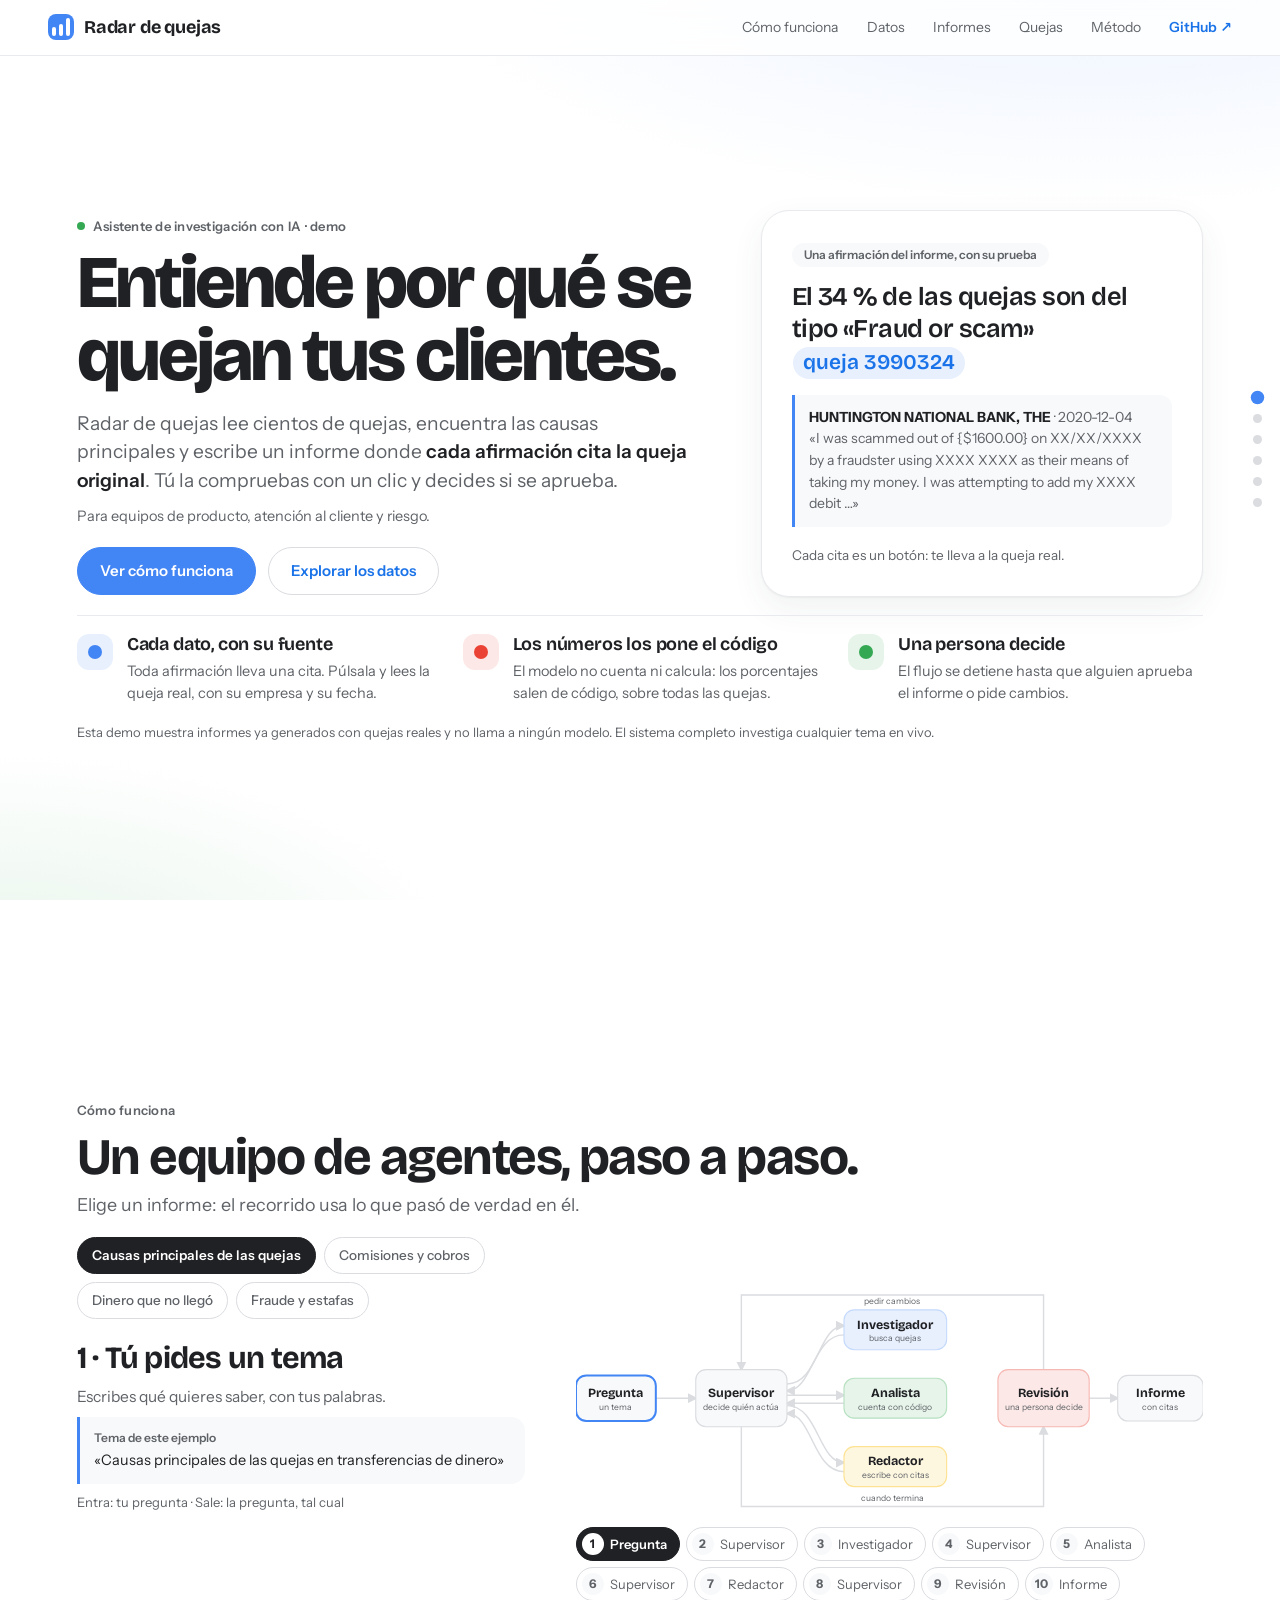
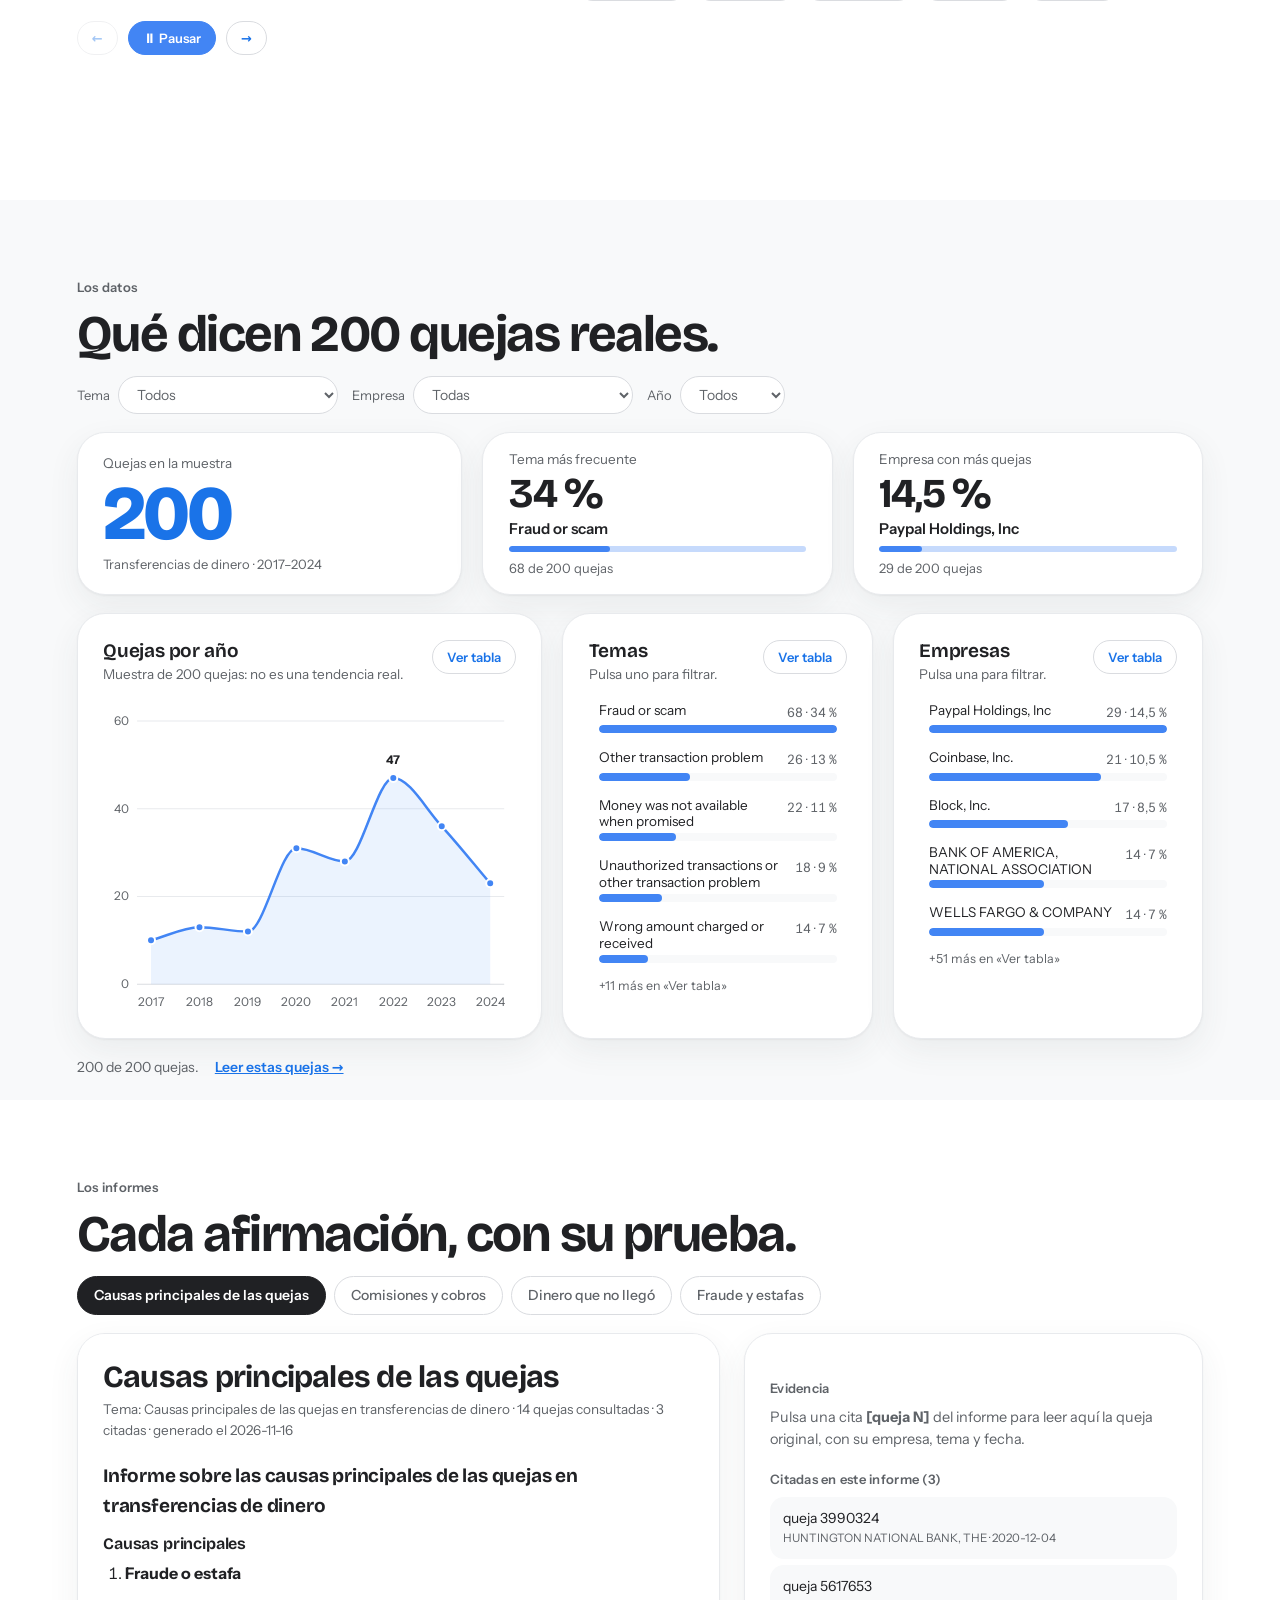
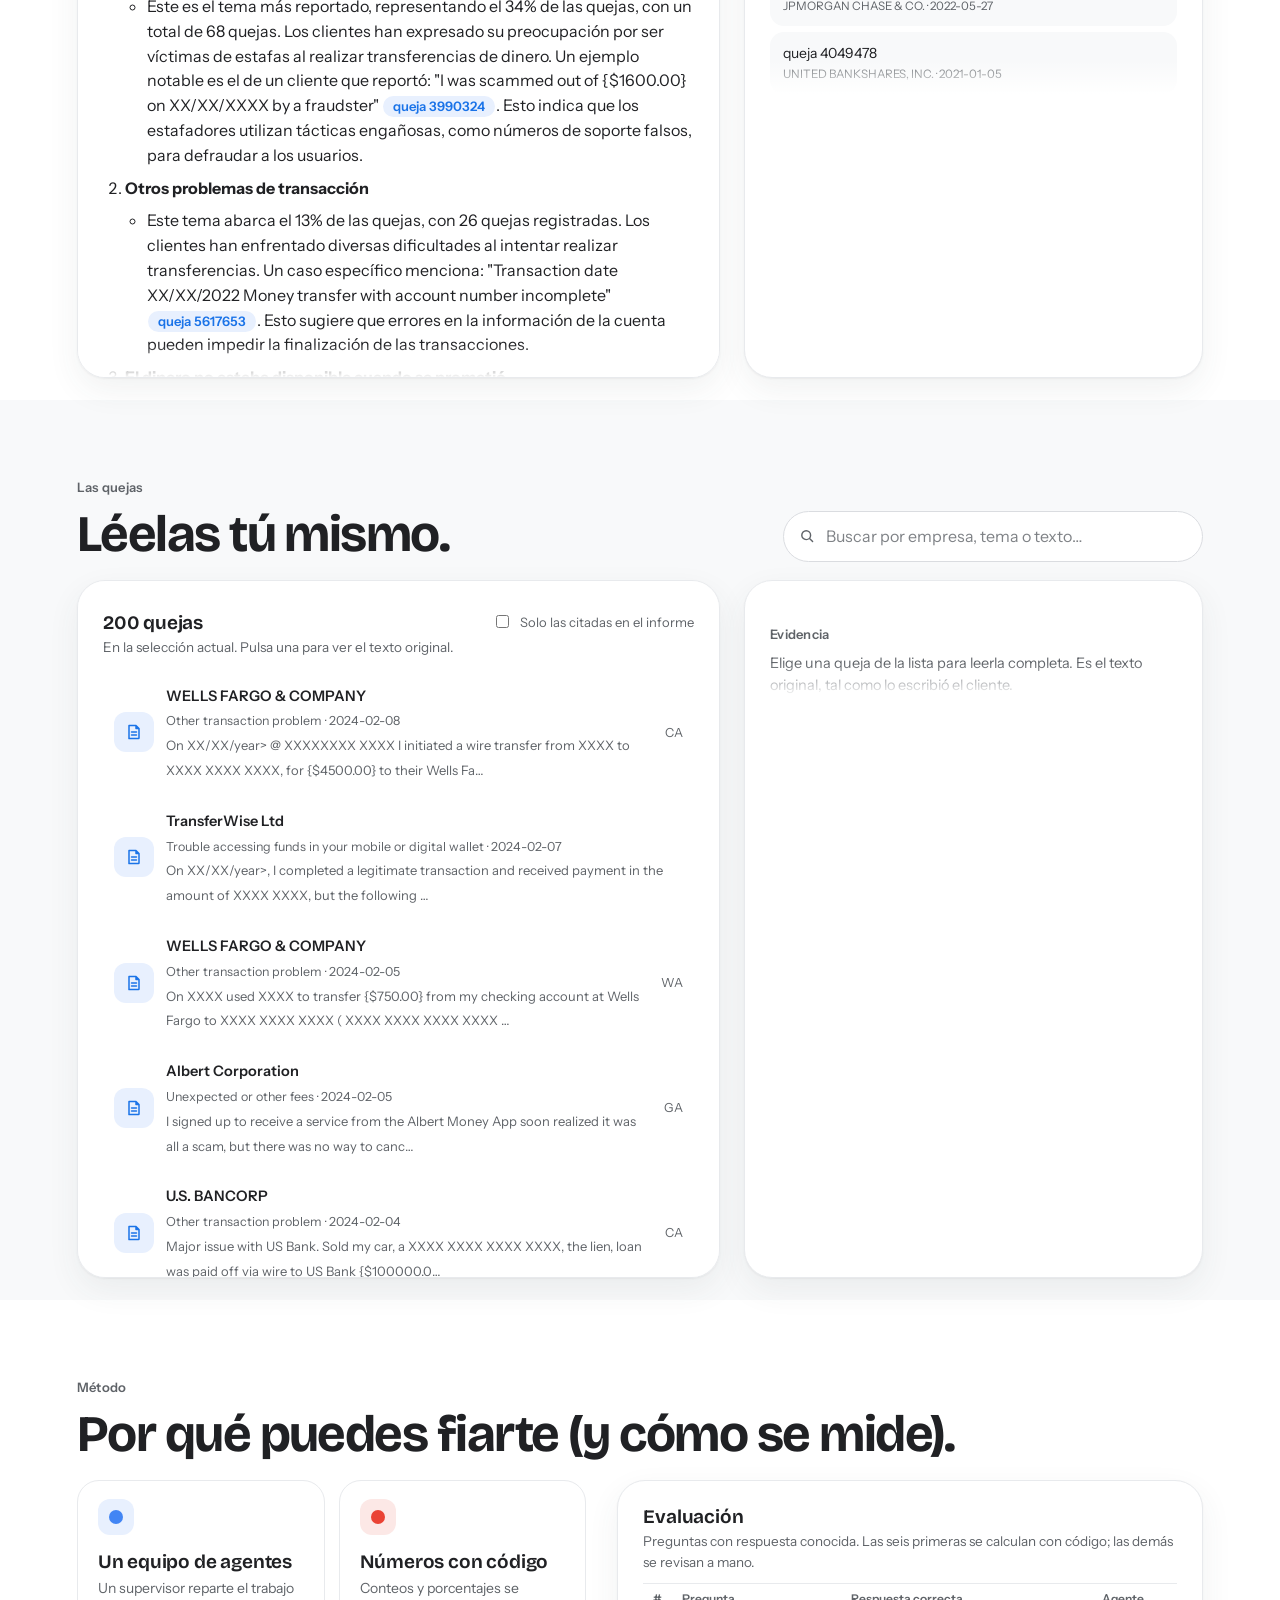
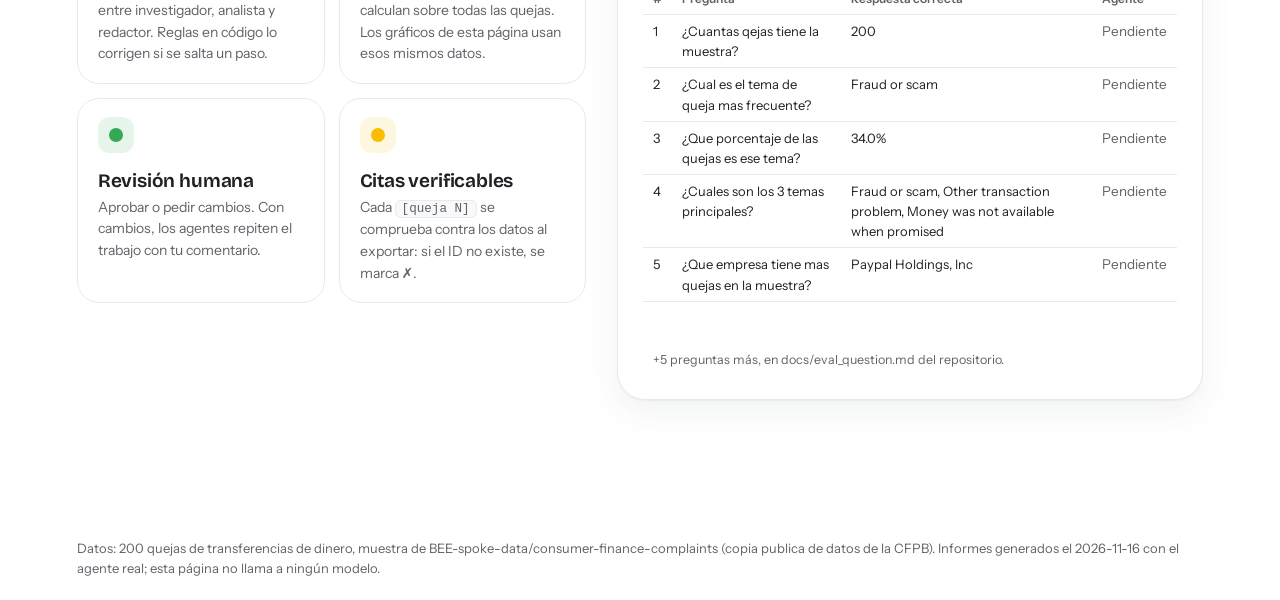
<file: demo/index.html>
<!doctype html>
<html lang="es">
<head>
  <meta charset="utf-8">
  <meta name="viewport" content="width=device-width, initial-scale=1">
  <title>Radar de quejas · demo</title>
  <meta name="description" content="Un asistente de IA que lee cientos de quejas de clientes y escribe un informe donde cada afirmación cita la queja original. Demo con informes ya generados.">
  <meta name="color-scheme" content="light">
  <meta name="theme-color" content="#ffffff">
  <link rel="icon" href="data:image/svg+xml,%3Csvg xmlns='http://www.w3.org/2000/svg' viewBox='0 0 32 32'%3E%3Crect width='32' height='32' rx='9' fill='%234285F4'/%3E%3Cpath d='M9 22V10m7 12V14m7 8V8' stroke='white' stroke-width='3' stroke-linecap='round'/%3E%3C/svg%3E">
  <link rel="preload" href="fonts/BricolageGrotesque-latin.woff2" as="font" type="font/woff2" crossorigin>
  <link rel="stylesheet" href="styles.css">
</head>
<body>
  <a class="skip" href="#producto">Saltar al contenido</a>

  <header class="nav">
    <a class="brand" href="#producto" aria-label="Radar de quejas, ir al inicio">
      <span class="logo" aria-hidden="true"><i></i><i></i><i></i></span>Radar de quejas
    </a>
    <nav class="nav-links" aria-label="Secciones">
      <a href="#como-funciona">Cómo funciona</a>
      <a href="#datos">Datos</a>
      <a href="#informes">Informes</a>
      <a href="#quejas">Quejas</a>
      <a href="#metodo">Método</a>
      <a class="gh" href="https://github.com/icallepe/agentic-research" target="_blank" rel="noopener noreferrer">GitHub ↗</a>
    </nav>
  </header>

  <nav class="dots" id="dots" aria-label="Ir a la sección">
    <a href="#producto" data-s="producto" aria-label="Producto"></a>
    <a href="#como-funciona" data-s="como-funciona" aria-label="Cómo funciona"></a>
    <a href="#datos" data-s="datos" aria-label="Datos"></a>
    <a href="#informes" data-s="informes" aria-label="Informes"></a>
    <a href="#quejas" data-s="quejas" aria-label="Quejas"></a>
    <a href="#metodo" data-s="metodo" aria-label="Método"></a>
  </nav>

  <main id="main">

    <!-- 1 · El producto, lo primero -->
    <section class="screen hero" id="producto" aria-labelledby="h-producto">
      <div class="hero-grid">
        <div class="hero-copy">
          <p class="eyebrow"><span class="dot-live" aria-hidden="true"></span>Asistente de investigación con IA · demo</p>
          <h1 id="h-producto">Entiende por qué se quejan tus clientes.</h1>
          <p class="lead">Radar de quejas lee cientos de quejas, encuentra las causas principales y escribe un informe donde <strong>cada afirmación cita la queja original</strong>. Tú la compruebas con un clic y decides si se aprueba.</p>
          <p class="who">Para equipos de producto, atención al cliente y riesgo.</p>
          <div class="cta">
            <a class="btn primary" href="#como-funciona">Ver cómo funciona</a>
            <a class="btn" href="#datos">Explorar los datos</a>
          </div>
        </div>
        <figure class="example" id="example" aria-label="Ejemplo de afirmación con su cita"></figure>
      </div>
      <ul class="pillars">
        <li><span class="pi blue" aria-hidden="true"></span><div><h2>Cada dato, con su fuente</h2><p>Toda afirmación lleva una cita. Púlsala y lees la queja real, con su empresa y su fecha.</p></div></li>
        <li><span class="pi red" aria-hidden="true"></span><div><h2>Los números los pone el código</h2><p>El modelo no cuenta ni calcula: los porcentajes salen de código, sobre todas las quejas.</p></div></li>
        <li><span class="pi green" aria-hidden="true"></span><div><h2>Una persona decide</h2><p>El flujo se detiene hasta que alguien aprueba el informe o pide cambios.</p></div></li>
      </ul>
      <p class="fine">Esta demo muestra informes ya generados con quejas reales y no llama a ningún modelo. El sistema completo investiga cualquier tema en vivo.</p>
    </section>

    <!-- 2 · Cómo funciona -->
    <section class="screen" id="como-funciona" aria-labelledby="h-flow">
      <header class="s-head">
        <p class="eyebrow">Cómo funciona</p>
        <h2 id="h-flow">Un equipo de agentes, paso a paso.</h2>
        <p class="s-sub">Elige un informe: el recorrido usa lo que pasó de verdad en él.</p>
      </header>
      <div class="flow">
        <div class="flow-left">
          <div class="flow-ex" id="flow-ex" role="group" aria-label="Informe de ejemplo"></div>
          <div class="flow-detail" id="flow-detail" aria-live="off"></div>
          <div class="flow-ctl" role="group" aria-label="Controles del recorrido">
            <button type="button" class="btn small" id="flow-prev" aria-label="Paso anterior">←</button>
            <button type="button" class="btn primary small" id="flow-play" aria-label="Reproducir">▶ Reproducir</button>
            <button type="button" class="btn small" id="flow-next" aria-label="Paso siguiente">→</button>
          </div>
        </div>
        <div class="flow-right">
          <div class="flow-stage"><svg id="flow-svg" viewBox="0 0 1100 400" role="img" aria-label="Diagrama: la pregunta llega al supervisor, que reparte el trabajo entre investigador, analista y redactor; después una persona revisa y se obtiene el informe con citas. Los pasos se describen en el texto."></svg></div>
          <ol class="steps" id="flow-steps" aria-label="Pasos del recorrido"></ol>
        </div>
      </div>
    </section>

    <!-- 3 · Datos -->
    <section class="screen alt" id="datos" aria-labelledby="h-datos">
      <header class="s-head row-head">
        <div>
          <p class="eyebrow">Los datos</p>
          <h2 id="h-datos">Qué dicen 200 quejas reales.</h2>
        </div>
        <div class="filters" aria-label="Filtros">
          <label>Tema <select id="f-tema"></select></label>
          <label>Empresa <select id="f-empresa"></select></label>
          <label>Año <select id="f-anio"></select></label>
          <button type="button" class="btn small" id="clear" hidden>Quitar filtros</button>
        </div>
      </header>
      <div class="kpis" id="kpis"></div>
      <div class="charts">
        <section class="card chart c-anio" id="c-anio">
          <header class="card-head">
            <div><h3>Quejas por año</h3><p class="sub">Muestra de 200 quejas: no es una tendencia real.</p></div>
            <button type="button" class="btn small" data-table="anio" aria-pressed="false">Ver tabla</button>
          </header>
          <div class="plot" id="p-anio" tabindex="0" role="group" aria-label="Quejas por año. Flechas para recorrer los años, Intro para filtrar."></div>
          <div class="table-view" id="t-anio" hidden></div>
        </section>
        <section class="card chart" id="c-tema">
          <header class="card-head">
            <div><h3>Temas</h3><p class="sub">Pulsa uno para filtrar.</p></div>
            <button type="button" class="btn small" data-table="tema" aria-pressed="false">Ver tabla</button>
          </header>
          <div class="bars-host" id="p-tema"></div>
          <div class="table-view" id="t-tema" hidden></div>
        </section>
        <section class="card chart" id="c-empresa">
          <header class="card-head">
            <div><h3>Empresas</h3><p class="sub">Pulsa una para filtrar.</p></div>
            <button type="button" class="btn small" data-table="empresa" aria-pressed="false">Ver tabla</button>
          </header>
          <div class="bars-host" id="p-empresa"></div>
          <div class="table-view" id="t-empresa" hidden></div>
        </section>
      </div>
      <p class="goto"><span id="count" aria-live="polite"></span> <a href="#quejas" id="goto-quejas">Leer estas quejas →</a></p>
    </section>

    <!-- 4 · Informes -->
    <section class="screen full" id="informes" aria-labelledby="h-informes">
      <header class="s-head row-head">
        <div>
          <p class="eyebrow">Los informes</p>
          <h2 id="h-informes">Cada afirmación, con su prueba.</h2>
        </div>
        <div class="pills" id="pills" role="group" aria-label="Informe"></div>
      </header>
      <div class="split">
        <article class="card report" id="informe" tabindex="-1" aria-live="polite"></article>
        <aside class="card ev" data-ev="informe" aria-label="Evidencia: queja original"></aside>
      </div>
    </section>

    <!-- 5 · Quejas -->
    <section class="screen full alt" id="quejas" aria-labelledby="h-quejas">
      <header class="s-head row-head">
        <div>
          <p class="eyebrow">Las quejas</p>
          <h2 id="h-quejas">Léelas tú mismo.</h2>
        </div>
        <div class="search">
          <svg viewBox="0 0 20 20" width="16" height="16" aria-hidden="true"><circle cx="9" cy="9" r="5.5" fill="none" stroke="currentColor" stroke-width="1.8"/><path d="m13.5 13.5 3.5 3.5" stroke="currentColor" stroke-width="1.8" stroke-linecap="round"/></svg>
          <input type="search" id="q" placeholder="Buscar por empresa, tema o texto…" aria-label="Buscar en las quejas" autocomplete="off">
        </div>
      </header>
      <div class="split">
        <section class="card list" id="lista" aria-label="Lista de quejas"></section>
        <aside class="card ev" data-ev="quejas" aria-label="Evidencia: queja original"></aside>
      </div>
    </section>

    <!-- 6 · Método -->
    <section class="screen" id="metodo" aria-labelledby="h-metodo">
      <header class="s-head">
        <p class="eyebrow">Método</p>
        <h2 id="h-metodo">Por qué puedes fiarte (y cómo se mide).</h2>
      </header>
      <div class="metodo">
        <div class="cards2">
          <div class="card flat"><span class="pi blue" aria-hidden="true"></span><h3>Un equipo de agentes</h3><p>Un supervisor reparte el trabajo entre investigador, analista y redactor. Reglas en código lo corrigen si se salta un paso.</p></div>
          <div class="card flat"><span class="pi red" aria-hidden="true"></span><h3>Números con código</h3><p>Conteos y porcentajes se calculan sobre todas las quejas. Los gráficos de esta página usan esos mismos datos.</p></div>
          <div class="card flat"><span class="pi green" aria-hidden="true"></span><h3>Revisión humana</h3><p>Aprobar o pedir cambios. Con cambios, los agentes repiten el trabajo con tu comentario.</p></div>
          <div class="card flat"><span class="pi yellow" aria-hidden="true"></span><h3>Citas verificables</h3><p>Cada <code>[queja N]</code> se comprueba contra los datos al exportar: si el ID no existe, se marca ✗.</p></div>
        </div>
        <div class="card eval">
          <h3>Evaluación</h3>
          <p class="sub" id="eval-intro"></p>
          <div class="table-wrap">
            <table id="eval-table">
              <caption class="sr">Preguntas de evaluación y respuesta correcta</caption>
              <thead><tr><th scope="col">#</th><th scope="col">Pregunta</th><th scope="col">Respuesta correcta</th><th scope="col">Agente</th></tr></thead>
              <tbody></tbody>
            </table>
          </div>
          <p class="more-note" id="eval-more" hidden></p>
        </div>
      </div>
      <p class="fine" id="source-note"></p>
    </section>
  </main>

  <div class="tip" id="tip" role="tooltip" hidden></div>
  <script src="data/reports.js"></script>
  <script src="app.js"></script>
  <script src="flow.js"></script>
</body>
</html>
</file>
<file: demo/styles.css>
/* ============ Fuentes (incluidas en /fonts: funcionan sin internet) ============ */
@font-face { font-family: "Bricolage Grotesque"; src: url("fonts/BricolageGrotesque-latin.woff2") format("woff2"); font-weight: 500 800; font-display: swap; }
@font-face { font-family: "Instrument Sans"; src: url("fonts/InstrumentSans-latin.woff2") format("woff2"); font-weight: 400 700; font-display: swap; }

/* ============ Tokens: modo claro, colores de Google ============ */
:root {
  color-scheme: light;
  --blue: #4285f4;   --blue-ink: #1a73e8;  --blue-soft: #e8f0fe;  --blue-dim: #c6dafc;
  --red: #ea4335;    --red-soft: #fce8e6;
  --yellow: #fbbc04; --yellow-soft: #fef7e0;
  --green: #34a853;  --green-soft: #e6f4ea;
  --ink: #202124;    --ink-2: #5f6368;      --line: #dadce0;     --hair: #e8eaed;
  --bg: #ffffff;     --bg-alt: #f8f9fa;     --surface: #ffffff;
  --shadow: 0 1px 2px rgba(60,64,67,.06), 0 12px 32px rgba(60,64,67,.07);
  --radius: 28px;
  --nav-h: 56px;
  --display: "Bricolage Grotesque", "Avenir Next", "Segoe UI", system-ui, sans-serif;
  --text: "Instrument Sans", "Segoe UI", system-ui, -apple-system, sans-serif;
}
* { box-sizing: border-box; }
html { scroll-behavior: smooth; scroll-snap-type: y proximity; }
body { margin: 0; background: var(--bg); color: var(--ink); font-family: var(--text); font-size: 16px; line-height: 1.55; -webkit-font-smoothing: antialiased; }
h1, h2, h3, h4, p, ul, ol, figure { margin: 0; }
ul, ol { padding: 0; list-style: none; }
button, select, input { font: inherit; color: inherit; }
a { color: var(--blue-ink); }
:focus-visible { outline: 3px solid var(--blue); outline-offset: 2px; border-radius: 8px; }
[tabindex="-1"]:focus { outline: none; }
.sr { position: absolute; width: 1px; height: 1px; overflow: hidden; clip: rect(0 0 0 0); white-space: nowrap; }
.skip { position: absolute; left: -999px; top: 8px; background: var(--blue); color: #fff; padding: 8px 14px; border-radius: 10px; z-index: 100; }
.skip:focus { left: 8px; }
mark { background: #fde68a; color: inherit; border-radius: 3px; padding: 0 1px; }
code { background: var(--bg-alt); border: 1px solid var(--hair); padding: 1px 6px; border-radius: 6px; font-size: .9em; }
.eyebrow { display: inline-flex; align-items: center; gap: 8px; font-size: 13px; font-weight: 600; letter-spacing: .02em; color: var(--ink-2); margin-bottom: clamp(4px, 1.2vh, 14px); }
.sub { font-size: 13.5px; color: var(--ink-2); margin-top: 2px; }
.fine { font-size: 13px; color: var(--ink-2); }

/* ============ Navegacion ============ */
.nav { position: fixed; inset: 0 0 auto 0; z-index: 50; height: var(--nav-h); display: flex; align-items: center; justify-content: space-between; padding: 0 clamp(16px, 4vw, 48px); background: rgba(255,255,255,.82); backdrop-filter: saturate(180%) blur(18px); border-bottom: 1px solid var(--hair); }
.brand { display: flex; align-items: center; gap: 10px; font-family: var(--display); font-weight: 700; font-size: 18px; letter-spacing: -.01em; color: var(--ink); text-decoration: none; white-space: nowrap; }
.logo { display: inline-flex; align-items: flex-end; gap: 3px; width: 26px; height: 26px; padding: 4px; border-radius: 8px; background: var(--blue); }
.logo i { display: block; width: 4px; background: #fff; border-radius: 2px; }
.logo i:nth-child(1) { height: 50%; } .logo i:nth-child(2) { height: 72%; } .logo i:nth-child(3) { height: 100%; }
.nav-links { display: flex; align-items: center; gap: clamp(14px, 2.2vw, 30px); font-size: 14px; }
.nav-links a { color: var(--ink-2); text-decoration: none; white-space: nowrap; }
.nav-links a:hover, .nav-links a.on { color: var(--ink); }
.nav-links .gh { color: var(--blue-ink); font-weight: 600; }
.dots { position: fixed; right: 18px; top: 50%; transform: translateY(-50%); z-index: 40; display: flex; flex-direction: column; gap: 12px; }
.dots a { width: 9px; height: 9px; border-radius: 50%; background: var(--line); transition: transform .2s, background .2s; }
.dots a:hover { background: var(--ink-2); }
.dots a.on { background: var(--blue); transform: scale(1.5); }

/* ============ Pantallas: cada seccion ocupa toda la pantalla ============ */
.screen { min-height: 100svh; scroll-snap-align: start; padding: calc(var(--nav-h) + clamp(10px, 2vh, 36px)) clamp(20px, 6vw, 88px) clamp(12px, 2.4vh, 36px); display: flex; flex-direction: column; justify-content: center; gap: clamp(10px, 2vh, 28px); }
.screen.alt { background: var(--bg-alt); }
.s-head { max-width: 900px; }
.s-head.row-head { max-width: none; display: flex; flex-wrap: wrap; justify-content: space-between; align-items: flex-end; gap: 14px 24px; }
.s-head h2 { font-family: var(--display); font-weight: 700; font-size: clamp(26px, min(4vw, 6.6vh), 52px); line-height: 1.05; letter-spacing: -.03em; }
.s-sub { color: var(--ink-2); margin-top: 6px; font-size: clamp(14px, min(1.4vw, 2.4vh), 18px); }
.card { background: var(--surface); border: 1px solid var(--hair); border-radius: var(--radius); box-shadow: var(--shadow); padding: clamp(14px, min(2vw, 2.8vh), 26px); min-width: 0; }
.card.flat { box-shadow: none; background: var(--bg); }
.card h3 { font-family: var(--display); font-weight: 650; font-size: 19px; letter-spacing: -.01em; line-height: 1.2; }
.card-head { display: flex; justify-content: space-between; align-items: flex-start; gap: 12px; margin-bottom: 10px; }
/* Pantallas con paneles que hacen scroll por dentro: caben exactas en la pantalla en escritorio */
@media (min-width: 1000px) and (min-height: 540px) {
  .screen { height: 100svh; }
  #datos, .screen.full { justify-content: flex-start; }
  #datos .charts, .screen.full .split, .metodo { flex: 1; min-height: 0; }
  #datos .charts { min-height: 0; }
  .split { grid-template-rows: minmax(0, 1fr); }
  .eval { max-height: none; }
  .metodo { grid-template-rows: minmax(0, 1fr); }
  .cards2 { align-content: start; }
}

/* ============ Botones y controles ============ */
.btn { display: inline-flex; align-items: center; justify-content: center; gap: 6px; white-space: nowrap; padding: 11px 22px; border-radius: 99px; border: 1px solid var(--line); background: var(--surface); color: var(--blue-ink); font-weight: 600; font-size: 15px; cursor: pointer; text-decoration: none; transition: background .15s, border-color .15s, transform .1s; }
.btn:hover { background: var(--blue-soft); border-color: var(--blue-dim); }
.btn:active { transform: scale(.98); }
.btn.primary { background: var(--blue); border-color: var(--blue); color: #fff; }
.btn.primary:hover { background: #3b78e0; }
.btn.small { padding: 6px 14px; font-size: 13px; }
.btn[disabled] { opacity: .4; cursor: default; pointer-events: none; }
.btn[hidden] { display: none; }
.filters { display: flex; flex-wrap: wrap; align-items: center; gap: 10px 14px; }
.filters label { display: inline-flex; align-items: center; gap: 8px; font-size: 13px; color: var(--ink-2); }
.filters select { max-width: 220px; padding: 8px 30px 8px 14px; border-radius: 99px; border: 1px solid var(--line); background: var(--surface); cursor: pointer; font-size: 14px; }
.filters select.on { border-color: var(--blue); background: var(--blue-soft); color: var(--blue-ink); font-weight: 600; }
.pills { display: flex; flex-wrap: wrap; gap: 8px; }
.pills button { padding: 8px 16px; border-radius: 99px; border: 1px solid var(--line); background: var(--surface); cursor: pointer; font-size: 14px; color: var(--ink-2); font-weight: 500; }
.pills button:hover { border-color: var(--blue); color: var(--ink); }
.pills button[aria-pressed="true"] { background: var(--ink); border-color: var(--ink); color: #fff; font-weight: 600; }
.search { position: relative; width: min(420px, 100%); }
.search svg { position: absolute; left: 16px; top: 50%; transform: translateY(-50%); color: var(--ink-2); pointer-events: none; }
.search input { width: 100%; padding: 12px 16px 12px 42px; border-radius: 99px; border: 1px solid var(--line); background: var(--surface); }
.search input::placeholder { color: var(--ink-2); opacity: .8; }

/* ============ 1 · Hero (el producto) ============ */
.hero { background: radial-gradient(1200px 500px at 85% -10%, var(--blue-soft), transparent 60%), radial-gradient(800px 400px at 0% 110%, var(--green-soft), transparent 60%), var(--bg); }
.hero-grid { display: grid; grid-template-columns: minmax(0, 1.4fr) minmax(0, 1fr); gap: clamp(24px, 5vw, 72px); align-items: center; }
.hero h1 { font-family: var(--display); font-weight: 800; font-size: clamp(36px, min(5.8vw, 9.2vh), 92px); line-height: .98; letter-spacing: -.04em; }
.lead { font-size: clamp(15px, min(1.5vw, 2.6vh), 21px); line-height: 1.5; color: var(--ink-2); max-width: 56ch; margin-top: clamp(8px, 1.8vh, 24px); }
.lead strong { color: var(--ink); font-weight: 600; }
.who { margin-top: 10px; font-size: 14.5px; color: var(--ink-2); }
.cta { display: flex; flex-wrap: wrap; gap: 12px; margin-top: clamp(10px, 2.2vh, 30px); }
.dot-live { width: 8px; height: 8px; border-radius: 50%; background: var(--green); box-shadow: 0 0 0 0 rgba(52,168,83,.5); animation: live 2s infinite; }
@keyframes live { 70% { box-shadow: 0 0 0 9px rgba(52,168,83,0); } 100% { box-shadow: 0 0 0 0 rgba(52,168,83,0); } }
.example { background: var(--surface); border: 1px solid var(--hair); border-radius: var(--radius); box-shadow: var(--shadow); padding: clamp(18px, 2.4vw, 30px); }
.example .tag { display: inline-block; font-size: 12px; font-weight: 600; color: var(--ink-2); background: var(--bg-alt); border-radius: 99px; padding: 3px 12px; margin-bottom: 14px; }
.example blockquote { margin: 0; font-family: var(--display); font-weight: 600; font-size: clamp(17px, min(2vw, 3.6vh), 28px); line-height: 1.25; letter-spacing: -.02em; }
.example figcaption { margin-top: 18px; font-size: 13.5px; color: var(--ink-2); }
.example .src { margin-top: 16px; padding: 12px 14px; border-left: 3px solid var(--blue); background: var(--bg-alt); border-radius: 0 12px 12px 0; font-size: 14px; color: var(--ink-2); overflow-wrap: anywhere; }
.example .src b { color: var(--ink); }
.pillars { display: grid; grid-template-columns: repeat(3, minmax(0, 1fr)); gap: clamp(14px, 2.4vw, 36px); border-top: 1px solid var(--hair); padding-top: clamp(10px, 2vh, 28px); }
.pillars li { display: flex; gap: 14px; align-items: flex-start; }
.pillars h2 { font-family: var(--display); font-weight: 650; font-size: 18px; letter-spacing: -.01em; line-height: 1.2; }
.pillars p { font-size: 14.5px; color: var(--ink-2); margin-top: 4px; }
.pi { flex: none; width: 36px; height: 36px; border-radius: 12px; display: inline-block; position: relative; }
.pi::after { content: ""; position: absolute; inset: 11px; border-radius: 50%; background: currentColor; }
.pi.blue { background: var(--blue-soft); color: var(--blue); } .pi.red { background: var(--red-soft); color: var(--red); }
.pi.green { background: var(--green-soft); color: var(--green); } .pi.yellow { background: var(--yellow-soft); color: var(--yellow); }

/* ============ 2 · Como funciona ============ */
.flow { display: grid; grid-template-columns: minmax(0, 5fr) minmax(0, 7fr); gap: clamp(20px, 4vw, 56px); align-items: center; }
.flow-left { display: flex; flex-direction: column; gap: 16px; min-width: 0; }
.flow-ex { display: flex; flex-wrap: wrap; gap: 8px; }
.flow-ex button { padding: 7px 14px; border-radius: 99px; border: 1px solid var(--line); background: var(--surface); cursor: pointer; font-size: 13.5px; color: var(--ink-2); font-weight: 500; }
.flow-ex button:hover { border-color: var(--blue); }
.flow-ex button[aria-pressed="true"] { background: var(--ink); border-color: var(--ink); color: #fff; font-weight: 600; }
.flow-detail { min-height: clamp(190px, 30vh, 280px); }
.flow-detail .in { animation: rise .4s ease; }
.flow-detail h3 { font-family: var(--display); font-weight: 700; font-size: clamp(22px, 2.4vw, 32px); line-height: 1.1; letter-spacing: -.025em; margin: 6px 0 10px; }
.flow-detail p { font-size: 15.5px; color: var(--ink-2); margin: 8px 0; }
.flow-detail p b { color: var(--ink); font-weight: 600; }
.flow-detail .real { padding: 12px 14px; border-left: 3px solid var(--blue); background: var(--bg-alt); border-radius: 0 14px 14px 0; color: var(--ink); font-size: 14.5px; overflow-wrap: anywhere; }
.flow-detail .real span { display: block; font-size: 12px; font-weight: 600; color: var(--ink-2); margin-bottom: 2px; }
.flow-detail .io { font-size: 13px; color: var(--ink-2); }
.flow-detail .turn { display: inline-block; padding: 3px 12px; border-radius: 99px; background: var(--red); color: #fff; font-size: 13px; font-weight: 600; margin-bottom: 6px; }
.flow-detail .actions { display: flex; flex-wrap: wrap; gap: 10px; margin-top: 12px; }
.flow-ctl { display: flex; gap: 10px; }
.flow-stage { overflow-x: auto; scrollbar-width: thin; }
#flow-svg { display: block; width: 100%; height: auto; overflow: visible; }
#flow-svg .edge { fill: none; stroke: var(--line); stroke-width: 2.5; transition: stroke .3s; }
#flow-svg .edge.seen { stroke: var(--blue-dim); }
#flow-svg .edge.on { stroke: var(--blue); stroke-width: 3.5; stroke-dasharray: 9 9; animation: flow .7s linear infinite; }
#flow-svg .arrow { fill: var(--line); fill: context-stroke; }
#flow-svg .edge-label { fill: var(--ink-2); font-size: 15px; font-family: var(--text); }
#flow-svg #packet { fill: var(--red); stroke: #fff; stroke-width: 3; }
#flow-svg .node rect { fill: var(--surface); stroke: var(--line); stroke-width: 2; transition: fill .3s, stroke .3s; }
#flow-svg .node.c-blue rect { fill: var(--blue-soft); stroke: var(--blue-dim); }
#flow-svg .node.c-green rect { fill: var(--green-soft); stroke: #b7e1c1; }
#flow-svg .node.c-yellow rect { fill: var(--yellow-soft); stroke: #fde293; }
#flow-svg .node.c-red rect { fill: var(--red-soft); stroke: #f6b8b3; }
#flow-svg .node.c-ink rect { fill: var(--bg-alt); stroke: var(--line); }
#flow-svg .node .t { fill: var(--ink); font-size: 22px; font-weight: 700; font-family: var(--display); }
#flow-svg .node .s { fill: var(--ink-2); font-size: 15px; font-family: var(--text); }
#flow-svg .node .ck { opacity: 0; transition: opacity .3s; }
#flow-svg .node .ck circle { fill: var(--green); stroke: #fff; stroke-width: 2; }
#flow-svg .node .ck text { fill: #fff; font-size: 15px; font-weight: 700; font-family: var(--text); }
#flow-svg .node.done .ck { opacity: 1; }
#flow-svg .node.active rect { stroke: var(--blue); stroke-width: 3.5; }
#flow-svg .node.active { animation: pulse 1.8s ease-in-out infinite; }
@keyframes flow { to { stroke-dashoffset: -18; } }
@keyframes pulse { 50% { filter: drop-shadow(0 6px 14px rgba(66,133,244,.45)); } }
@keyframes rise { from { opacity: 0; transform: translateY(8px); } to { opacity: 1; transform: none; } }
.steps { display: flex; flex-wrap: wrap; gap: 6px; padding: 4px 0; margin-top: 8px; }
.steps button { display: flex; align-items: center; gap: 6px; padding: 5px 12px 5px 5px; border-radius: 99px; border: 1px solid var(--line); background: var(--surface); cursor: pointer; white-space: nowrap; font-size: 13px; color: var(--ink-2); }
.steps button:hover { border-color: var(--blue); }
.steps .num { display: inline-grid; place-items: center; width: 22px; height: 22px; border-radius: 50%; background: var(--bg-alt); font-size: 12px; font-weight: 700; }
.steps button.past .num { background: var(--blue-dim); color: var(--ink); }
.steps button[aria-current="step"] { background: var(--ink); border-color: var(--ink); color: #fff; font-weight: 600; }
.steps button[aria-current="step"] .num { background: #fff; color: var(--ink); }

/* ============ 3 · Datos ============ */
.kpis { display: grid; grid-template-columns: minmax(0, 1.1fr) repeat(2, minmax(0, 1fr)); gap: clamp(12px, 1.8vw, 20px); }
.kpi { display: flex; flex-direction: column; justify-content: center; gap: 2px; padding: clamp(10px, 1.8vh, 22px) clamp(16px, 2vw, 26px); }
.kpi .label { font-size: 13.5px; color: var(--ink-2); }
.kpi .big { font-family: var(--display); font-weight: 800; font-size: clamp(36px, min(6vw, 10.5vh), 84px); line-height: 1; letter-spacing: -.04em; color: var(--blue-ink); }
.kpi .value { font-family: var(--display); font-weight: 700; font-size: clamp(24px, min(3.2vw, 5.6vh), 44px); line-height: 1.05; letter-spacing: -.03em; }
.kpi .name { all: unset; cursor: pointer; font-weight: 600; font-size: 15px; overflow-wrap: anywhere; color: var(--ink); }
.kpi .name:hover { text-decoration: underline; }
.kpi .name:focus-visible { outline: 3px solid var(--blue); outline-offset: 2px; }
.kpi .meta { font-size: 13px; color: var(--ink-2); }
.share { height: 6px; border-radius: 99px; background: var(--blue-dim); overflow: hidden; margin: 4px 0; }
.share i { display: block; height: 100%; background: var(--blue); border-radius: 99px; transition: width .35s ease; }
.charts { display: grid; grid-template-columns: minmax(0, 1.5fr) minmax(0, 1fr) minmax(0, 1fr); gap: clamp(12px, 1.8vw, 20px); min-height: clamp(250px, 38vh, 420px); }
.charts > .card { min-height: 0; }
.chart { display: flex; flex-direction: column; }
.goto { display: flex; flex-wrap: wrap; gap: 8px 16px; align-items: baseline; font-size: 14px; color: var(--ink-2); }
.goto a { font-weight: 600; }
.plot { position: relative; flex: 1; min-height: 120px; border-radius: 14px; }
.plot svg { position: absolute; inset: 0; display: block; width: 100%; height: 100%; overflow: visible; }
.plot:focus-visible { outline: 3px solid var(--blue); outline-offset: 2px; }
.plot .grid-line { stroke: var(--hair); stroke-width: 1; }
.plot .axis-line { stroke: var(--line); stroke-width: 1; }
.plot text { fill: var(--ink-2); font-size: 12px; font-family: var(--text); }
.plot .val-label { fill: var(--ink); font-weight: 700; }
.plot .area { fill: var(--blue); fill-opacity: .10; }
.plot .line { fill: none; stroke: var(--blue); stroke-width: 2.5; stroke-linejoin: round; stroke-linecap: round; }
.plot .mk { fill: var(--blue); stroke: #fff; stroke-width: 2; }
.plot .band { fill: var(--blue-soft); }
.plot .ring { fill: none; stroke: var(--red); stroke-width: 2.5; }
.plot .hair { stroke: var(--line); stroke-width: 1; }
.bars-host { display: flex; flex-direction: column; gap: 2px; overflow: hidden; flex: 1; min-height: 0; }
.more-note { font-size: 12.5px; color: var(--ink-2); padding: 4px 10px; }
.row { display: grid; grid-template-columns: minmax(0, 1fr) auto; gap: 3px 10px; width: 100%; padding: clamp(3px, .8vh, 7px) 10px; border: 0; border-radius: 12px; background: transparent; cursor: pointer; text-align: left; }
.row:hover { background: var(--bg-alt); }
.row .lab { font-size: 13.5px; line-height: 1.25; overflow-wrap: anywhere; display: flex; gap: 6px; align-items: baseline; }
.row .dot { width: 8px; height: 8px; border-radius: 50%; background: var(--red); flex: none; align-self: center; }
.row .num { font-size: 13px; color: var(--ink-2); font-variant-numeric: tabular-nums; }
.row .track { grid-column: 1 / -1; height: 8px; border-radius: 99px; background: var(--bg-alt); position: relative; overflow: hidden; }
.row .track i { position: absolute; left: 0; top: 0; height: 100%; background: var(--blue); border-radius: 99px; transition: width .35s ease, background-color .2s; }
.row.dim .track i { background: var(--blue-dim); }
.row[aria-pressed="true"] { background: var(--blue-soft); }
.row[aria-pressed="true"] .lab { font-weight: 600; color: var(--blue-ink); }
.table-view { overflow: auto; min-height: 0; }
.table-view table, .table-wrap table { border-collapse: collapse; width: 100%; font-size: 13.5px; }
.table-view th, .table-view td, .table-wrap th, .table-wrap td { text-align: left; padding: 8px 10px; border-bottom: 1px solid var(--hair); vertical-align: top; }
.table-view th, .table-wrap th { color: var(--ink-2); font-size: 12px; font-weight: 600; }
.table-view td.n { text-align: right; font-variant-numeric: tabular-nums; }
.table-view caption { text-align: left; color: var(--ink-2); font-size: 12px; padding-bottom: 6px; }

/* ============ 4 y 5 · Informes y quejas: lista/lectura + evidencia ============ */
.split { display: grid; grid-template-columns: minmax(0, 1.4fr) minmax(0, 1fr); gap: clamp(14px, 2vw, 24px); min-height: 0; }
.report, .list, .ev { overflow: auto; min-height: 0; }
.report h1 { font-family: var(--display); font-weight: 700; font-size: clamp(22px, 2.4vw, 32px); line-height: 1.1; letter-spacing: -.025em; }
.report .meta { color: var(--ink-2); font-size: 13.5px; margin: 6px 0 12px; }
.draft { max-width: 74ch; }
.draft h2 { font-family: var(--display); font-size: 19px; margin: 20px 0 6px; letter-spacing: -.01em; }
.draft h3 { font-size: 16px; margin: 14px 0 6px; font-weight: 650; }
.draft h4 { font-size: 15px; margin: 10px 0 4px; }
.draft p { margin: 8px 0; } .draft ul, .draft ol { padding-left: 22px; margin: 8px 0; list-style: revert; } .draft li { margin: 6px 0; }
.cite { display: inline-block; font: inherit; font-size: .82em; line-height: 1.3; padding: 1px 9px; margin: 0 1px; border-radius: 99px; border: 1px solid transparent; background: var(--blue-soft); color: var(--blue-ink); cursor: pointer; white-space: nowrap; font-weight: 600; }
.cite:hover { border-color: var(--blue); }
.cite[aria-pressed="true"] { background: var(--blue); color: #fff; }
.cite.missing { background: transparent; color: #b3261e; border: 1px dashed #b3261e; cursor: help; }
.review { margin-top: 22px; padding-top: 16px; border-top: 1px solid var(--hair); }
.review h2 { font-size: 16px !important; margin: 0 0 2px !important; }
.actions { display: flex; flex-wrap: wrap; gap: 10px; margin-top: 10px; }
.demo-msg { margin-top: 12px; padding: 12px 14px; border-radius: 14px; background: var(--blue-soft); font-size: 14px; }
.demo-msg[hidden] { display: none; }
.warn { padding: 10px 14px; border-radius: 12px; background: var(--yellow-soft); font-size: 14px; margin-bottom: 8px; }

.ev h3.q-title { font-family: var(--display); font-weight: 700; font-size: 20px; line-height: 1.2; letter-spacing: -.01em; margin: 2px 0 10px; }
.ev .hint { color: var(--ink-2); font-size: 14.5px; }
.ev h4.eyebrow { margin: 18px 0 8px; }
.q-id { font-size: 13px; color: var(--ink-2); display: flex; justify-content: space-between; align-items: center; gap: 8px; }
.q-clear { border: 0; background: transparent; color: var(--ink-2); cursor: pointer; font-size: 16px; padding: 2px 8px; border-radius: 8px; }
.q-clear:hover { background: var(--bg-alt); }
.q-meta { display: grid; grid-template-columns: auto 1fr; gap: 4px 14px; margin: 0 0 12px; font-size: 14px; }
.q-meta dt { color: var(--ink-2); } .q-meta dd { margin: 0; }
.q-text { margin: 0; padding: 14px 16px; background: var(--bg-alt); border-left: 3px solid var(--blue); border-radius: 0 14px 14px 0; white-space: pre-wrap; overflow-wrap: anywhere; font-size: 15px; }
.q-note { font-size: 12.5px; color: var(--ink-2); margin-top: 8px; }
.q-actions, .q-nav { display: flex; flex-wrap: wrap; gap: 8px; margin-top: 12px; }
.q-list { display: grid; gap: 6px; }
.q-list button { width: 100%; text-align: left; background: var(--bg-alt); border: 1px solid transparent; border-radius: 14px; padding: 10px 12px; cursor: pointer; font-size: 14px; }
.q-list button:hover { border-color: var(--blue); }
.q-list small { display: block; color: var(--ink-2); }

.list { display: flex; flex-direction: column; gap: 4px; }
.list .card-head { position: sticky; top: calc(-1 * clamp(16px, 2vw, 26px)); background: var(--surface); padding: 6px 0 10px; margin: 0; z-index: 2; }
.toggle { display: inline-flex; align-items: center; gap: 8px; font-size: 13px; color: var(--ink-2); cursor: pointer; }
.chips { display: flex; flex-wrap: wrap; gap: 6px; margin-top: 6px; }
.chip { display: inline-flex; align-items: center; gap: 6px; font-size: 12.5px; font-weight: 600; padding: 3px 6px 3px 12px; border-radius: 99px; background: var(--blue-soft); color: var(--blue-ink); border: 0; cursor: pointer; }
.chip.static { padding: 3px 12px; cursor: default; background: var(--green-soft); color: #137333; }
.q-row { display: grid; grid-template-columns: 40px minmax(0, 1fr) auto; gap: 12px; align-items: center; width: 100%; text-align: left; padding: 10px; border: 1px solid transparent; border-radius: 16px; background: transparent; cursor: pointer; }
.q-row:hover { background: var(--bg-alt); }
.q-row[aria-pressed="true"] { background: var(--blue-soft); border-color: var(--blue-dim); }
.q-ico { width: 40px; height: 40px; border-radius: 12px; background: var(--blue-soft); color: var(--blue-ink); display: grid; place-items: center; }
.q-row .t { font-weight: 600; font-size: 14.5px; overflow-wrap: anywhere; }
.q-row .s { font-size: 12.5px; color: var(--ink-2); }
.q-row .x { font-size: 13px; color: var(--ink-2); overflow-wrap: anywhere; }
.empty { color: var(--ink-2); padding: 14px 4px; }
.more { align-self: center; margin-top: 6px; }

/* ============ 6 · Metodo ============ */
.metodo { display: grid; grid-template-columns: minmax(0, 1fr) minmax(0, 1.15fr); gap: clamp(16px, 2.4vw, 32px); align-items: stretch; }
.cards2 { display: grid; grid-template-columns: repeat(2, minmax(0, 1fr)); gap: 14px; align-content: start; }
.cards2 .card { padding: 18px 20px; border-radius: 22px; }
.cards2 .pi { margin-bottom: 10px; }
.cards2 p { font-size: 14px; color: var(--ink-2); margin-top: 4px; }
.eval { display: flex; flex-direction: column; min-height: 0; max-height: min(58vh, 520px); }
.table-wrap { overflow: hidden; flex: 1; min-height: 0; margin-top: 10px; border-top: 1px solid var(--hair); }
.table-wrap table { min-width: 0; font-size: 13px; }
.table-wrap th, .table-wrap td { padding: 6px 10px; }

.tip { position: fixed; z-index: 80; pointer-events: none; background: var(--ink); color: #fff; padding: 8px 12px; border-radius: 12px; font-size: 13px; line-height: 1.35; max-width: 260px; box-shadow: 0 8px 24px rgba(0,0,0,.22); }
.tip[hidden] { display: none; }
.tip strong { display: block; font-size: 16px; line-height: 1.2; }
.tip span { opacity: .8; }

@media (prefers-reduced-motion: reduce) {
  html { scroll-behavior: auto; scroll-snap-type: none; }
  * { transition: none !important; }
  .dot-live, #flow-svg .edge.on, #flow-svg .node.active, .flow-detail .in { animation: none !important; }
}

/* ============ Responsive: en pantallas pequeñas las secciones crecen (nunca se corta nada) ============ */
@media (max-width: 1100px) {
  .hero-grid, .flow, .metodo, .split { grid-template-columns: minmax(0, 1fr); }
  .charts { grid-template-columns: minmax(0, 1fr) minmax(0, 1fr); }
  .charts .c-anio { grid-column: 1 / -1; min-height: 260px; }
  .report, .list, .ev { overflow: visible; }
  .screen { scroll-snap-align: none; }
  html { scroll-snap-type: none; }
  .dots { display: none; }
}
@media (max-width: 760px) {
  .nav-links a:not(.gh) { display: none; }
  .pillars, .kpis, .charts, .cards2 { grid-template-columns: minmax(0, 1fr); }
  #flow-svg { min-width: 780px; }
  .q-row { grid-template-columns: 40px minmax(0, 1fr); }
  .q-row .chip { grid-column: 2; justify-self: start; }
  .eval { max-height: none; }
}

[hidden] { display: none !important; }

/* Aviso visual de que el panel sigue hacia abajo (en vez de cortar el texto en seco) */
.report::after, .list::after, .ev::after { content: ""; position: sticky; bottom: calc(-1 * clamp(14px, min(2vw, 2.8vh), 26px)); display: block; height: 34px; margin-top: -34px; background: linear-gradient(rgba(255,255,255,0), #fff); pointer-events: none; }

/* Ventanas muy bajas: se compacta el encabezado para que cada pantalla siga cabiendo entera */
@media (max-height: 640px) and (min-width: 1000px) {
  .s-head h2 { font-size: clamp(24px, 5.4vh, 40px); }
  .eyebrow { margin-bottom: 2px; }
  .screen { gap: 8px; }
  .fine { font-size: 12px; line-height: 1.35; }
  .cards2 .card { padding: 12px 16px; }
  .cards2 p { font-size: 13px; }
}
</file>
